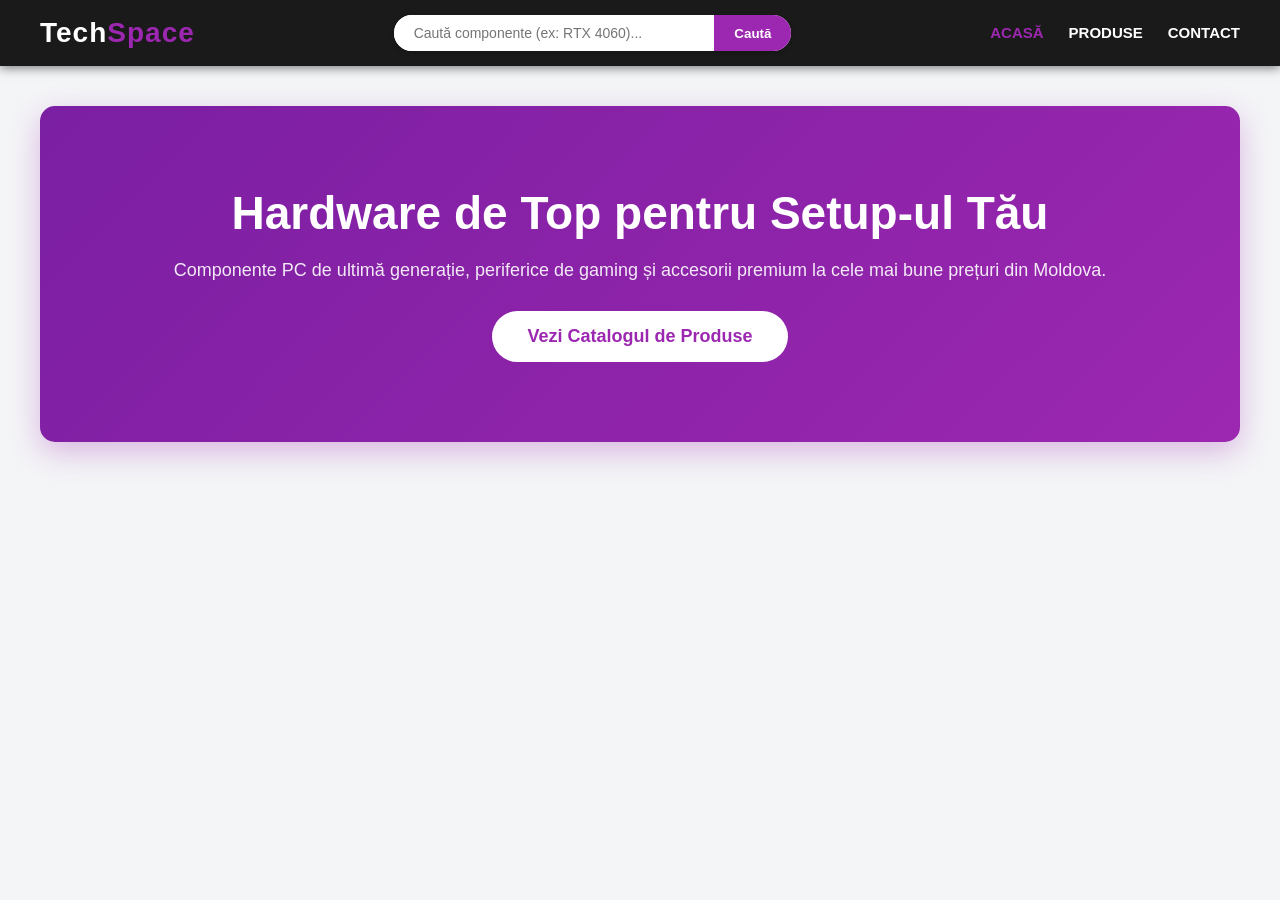
<file: index.html>
<!DOCTYPE html>
<html lang="ro">
<head>
    <meta charset="UTF-8">
    <title>TechSpace - Magazin PC</title>
    <link rel="stylesheet" href="CSS/style.css">

</head>
<body>

    <div class="header">
        <div class="titlu-site">Tech<span>Space</span></div>
        <div class="bara-cautare">
            <input type="text" placeholder="Caută componente (ex: RTX 4060)...">
            <button type="button">Caută</button>
        </div>
        <ul class="meniu-lista">
            <li><a href="index.html" style="color: #9c27b0;">Acasă</a></li>
            <li><a href="produse.html">Produse</a></li>
            <li><a href="contact.html">Contact</a></li>
        </ul>
    </div>

    <div class="hero">
        <h1>Hardware de Top pentru Setup-ul Tău</h1>
        <p>Componente PC de ultimă generație, periferice de gaming și accesorii premium la cele mai bune prețuri din Moldova.</p>
        <a href="produse.html" class="btn-hero">Vezi Catalogul de Produse</a>
    </div>
    
    <script src="JS/script.js"></script>
</body>
</html>
</file>
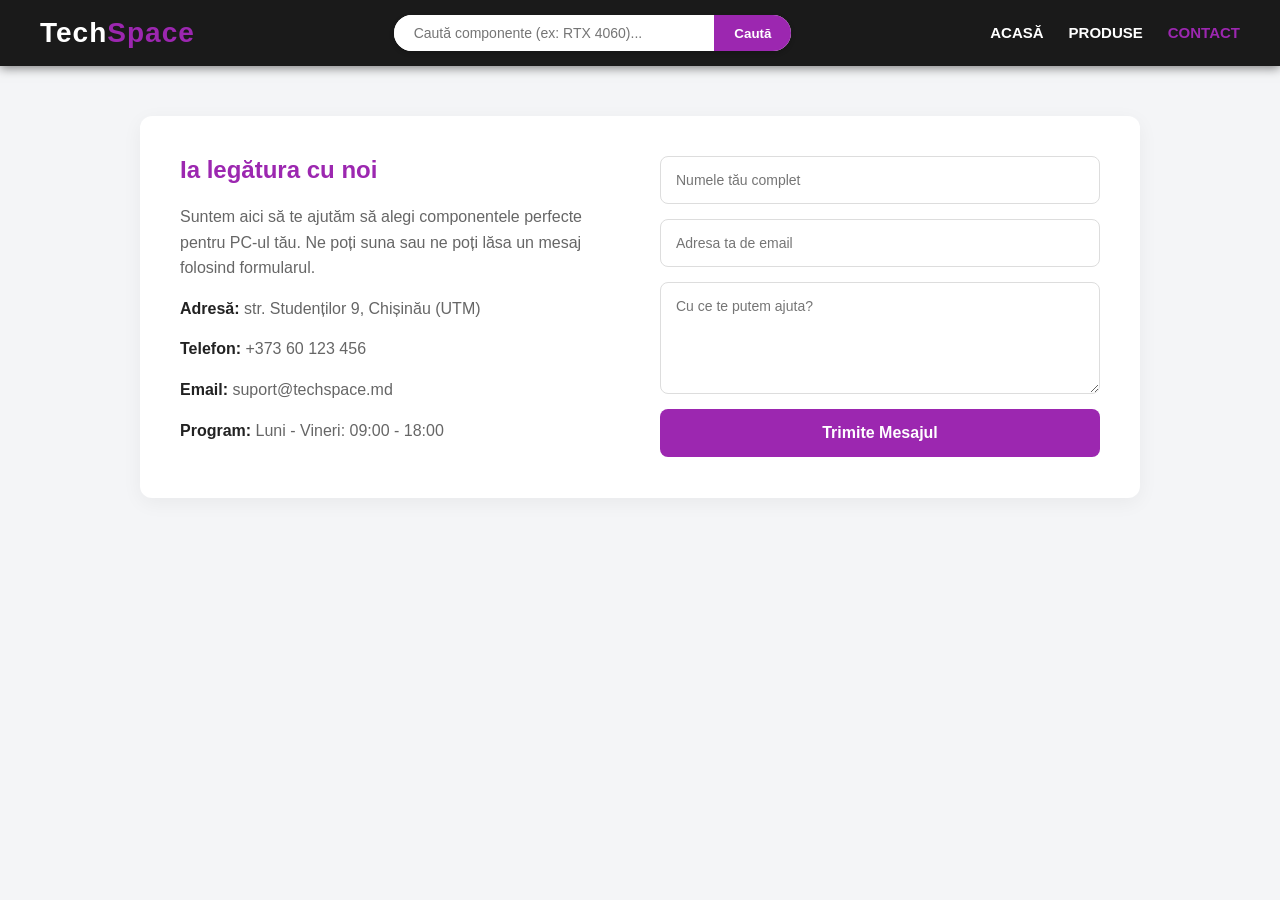
<file: contact.html>
<!DOCTYPE html>
<html lang="ro">
<head>
    <meta charset="UTF-8">
    <title>Contact - TechSpace</title>
    <link rel="stylesheet" href="CSS/style.css">

</head>
<body>

    <div class="header">
        <div class="titlu-site">Tech<span>Space</span></div>
        <div class="bara-cautare">
            <input type="text" placeholder="Caută componente (ex: RTX 4060)...">
            <button type="button">Caută</button>
        </div>
        <ul class="meniu-lista">
            <li><a href="index.html">Acasă</a></li>
            <li><a href="produse.html">Produse</a></li>
            <li><a href="contact.html" style="color: #9c27b0;">Contact</a></li>
        </ul>
    </div>

    <div class="contact-container">
        <div class="contact-info">
            <h2>Ia legătura cu noi</h2>
            <p>Suntem aici să te ajutăm să alegi componentele perfecte pentru PC-ul tău. Ne poți suna sau ne poți lăsa un mesaj folosind formularul.</p>
            <p><b>Adresă:</b> str. Studenților 9, Chișinău (UTM)</p>
            <p><b>Telefon:</b> +373 60 123 456</p>
            <p><b>Email:</b> suport@techspace.md</p>
            <p><b>Program:</b> Luni - Vineri: 09:00 - 18:00</p>
        </div>
        
        <form class="contact-form" action="procesare_contact.php" method="POST" id="formular-contact">
            <input type="text" name="nume" id="nume" placeholder="Numele tău complet">
            <input type="email" name="email" id="email" placeholder="Adresa ta de email">
            <textarea name="mesaj" id="mesaj" rows="5" placeholder="Cu ce te putem ajuta?"></textarea>
            <button type="submit" class="btn-adauga" style="padding: 15px; font-size: 16px;">Trimite Mesajul</button>
        </form>
        
        <div id="mesaj-eroare" style="color: red; margin-top: 10px; font-weight: bold; display: none;"></div>
    </div>
<script src="JS/script.js"></script>

</body>
</html>
</file>
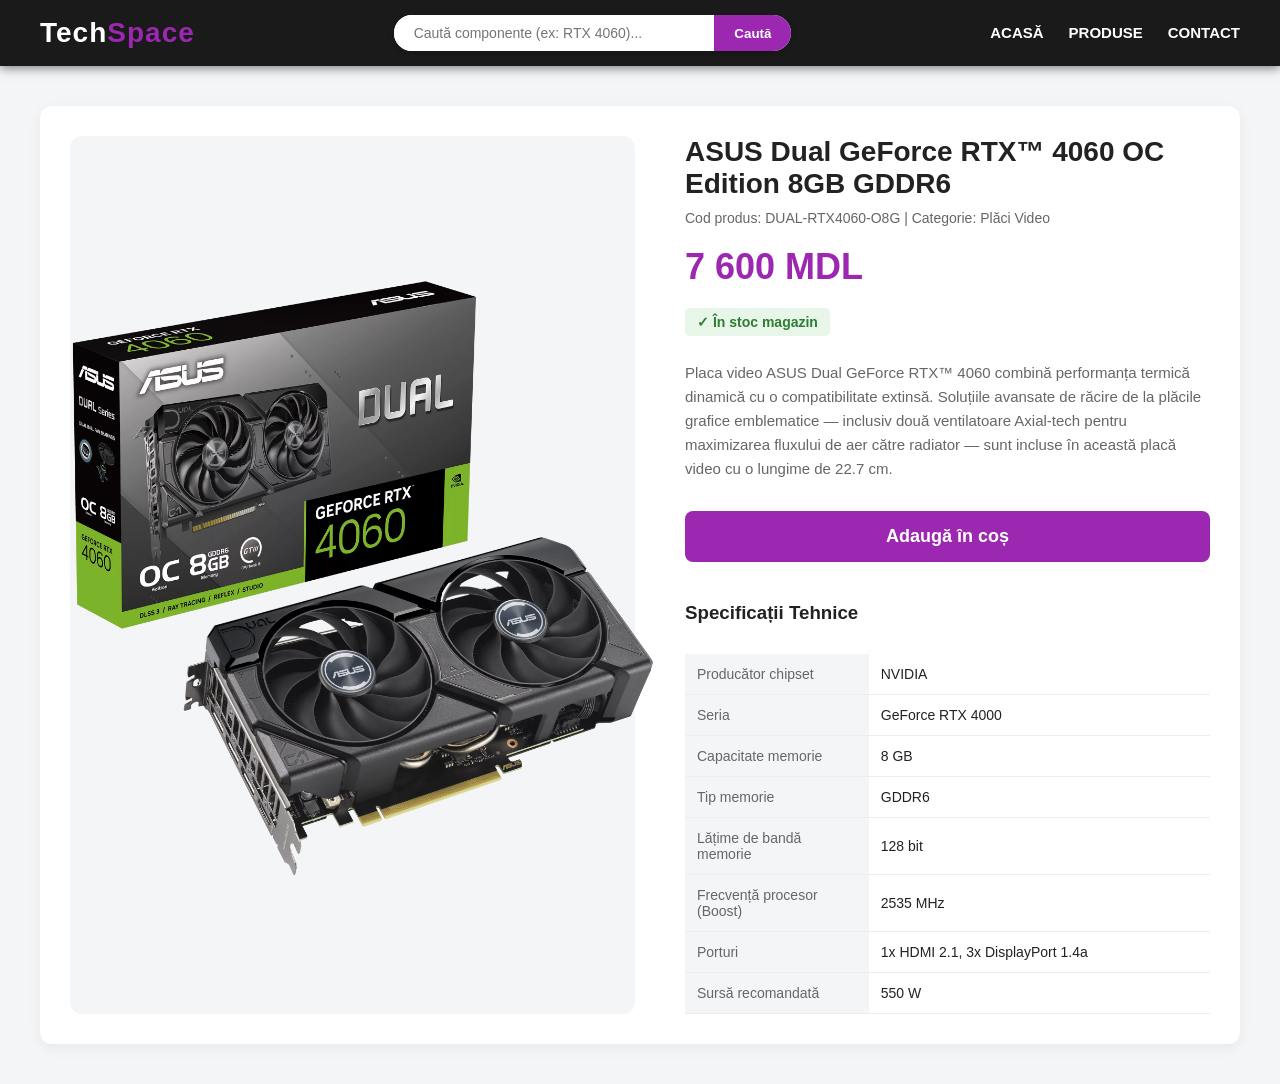
<file: produs.html>
<!DOCTYPE html>
<html lang="ro">
<head>
    <meta charset="UTF-8">
    <title>ASUS RTX 4060 - TechSpace</title>
    <link rel="stylesheet" href="CSS/style.css">
    <script src="JS/script.js"></script>
</head>
<body>

    <div class="header">
            <div class="titlu-site">Tech<span>Space</span></div>
            
            <div class="bara-cautare">
                <input type="text" placeholder="Caută componente (ex: RTX 4060)...">
                <button type="button">Caută</button>
            </div>

            <ul class="meniu-lista">
                <li><a href="index.html">Acasă</a></li>
                <li><a href="produse.html">Produse</a></li>
                <li><a href="contact.html">Contact</a></li>
            </ul>
        </div>

    <div class="container-detalii">
        
        <div class="galerie-imagini">
            <img src="Images/asus.jpg" alt="ASUS RTX 4060">
        </div>

        <div class="info-detaliata">
            <h1>ASUS Dual GeForce RTX™ 4060 OC Edition 8GB GDDR6</h1>
            <div class="cod-produs">Cod produs: DUAL-RTX4060-O8G | Categorie: Plăci Video</div>
            
            <div class="pret-mare">7 600 MDL</div>
            <div class="stoc">✓ În stoc magazin</div>

            <p class="descriere-produs">
                Placa video ASUS Dual GeForce RTX™ 4060 combină performanța termică dinamică cu o compatibilitate extinsă. Soluțiile avansate de răcire de la plăcile grafice emblematice — inclusiv două ventilatoare Axial-tech pentru maximizarea fluxului de aer către radiator — sunt incluse în această placă video cu o lungime de 22.7 cm. 
            </p>

            <a href="#" class="buton-cumpara-mare">Adaugă în coș</a>

            <div style="margin-top: 40px;">
                <h3>Specificații Tehnice</h3>
                <table class="tabel-specificatii">
                    <tr>
                        <th>Producător chipset</th>
                        <td>NVIDIA</td>
                    </tr>
                    <tr>
                        <th>Seria</th>
                        <td>GeForce RTX 4000</td>
                    </tr>
                    <tr>
                        <th>Capacitate memorie</th>
                        <td>8 GB</td>
                    </tr>
                    <tr>
                        <th>Tip memorie</th>
                        <td>GDDR6</td>
                    </tr>
                    <tr>
                        <th>Lățime de bandă memorie</th>
                        <td>128 bit</td>
                    </tr>
                    <tr>
                        <th>Frecvență procesor (Boost)</th>
                        <td>2535 MHz</td>
                    </tr>
                    <tr>
                        <th>Porturi</th>
                        <td>1x HDMI 2.1, 3x DisplayPort 1.4a</td>
                    </tr>
                    <tr>
                        <th>Sursă recomandată</th>
                        <td>550 W</td>
                    </tr>
                </table>
            </div>
            
        </div>
    </div>
<script src="JS/script.js"></script>
</body>
</html>
</file>
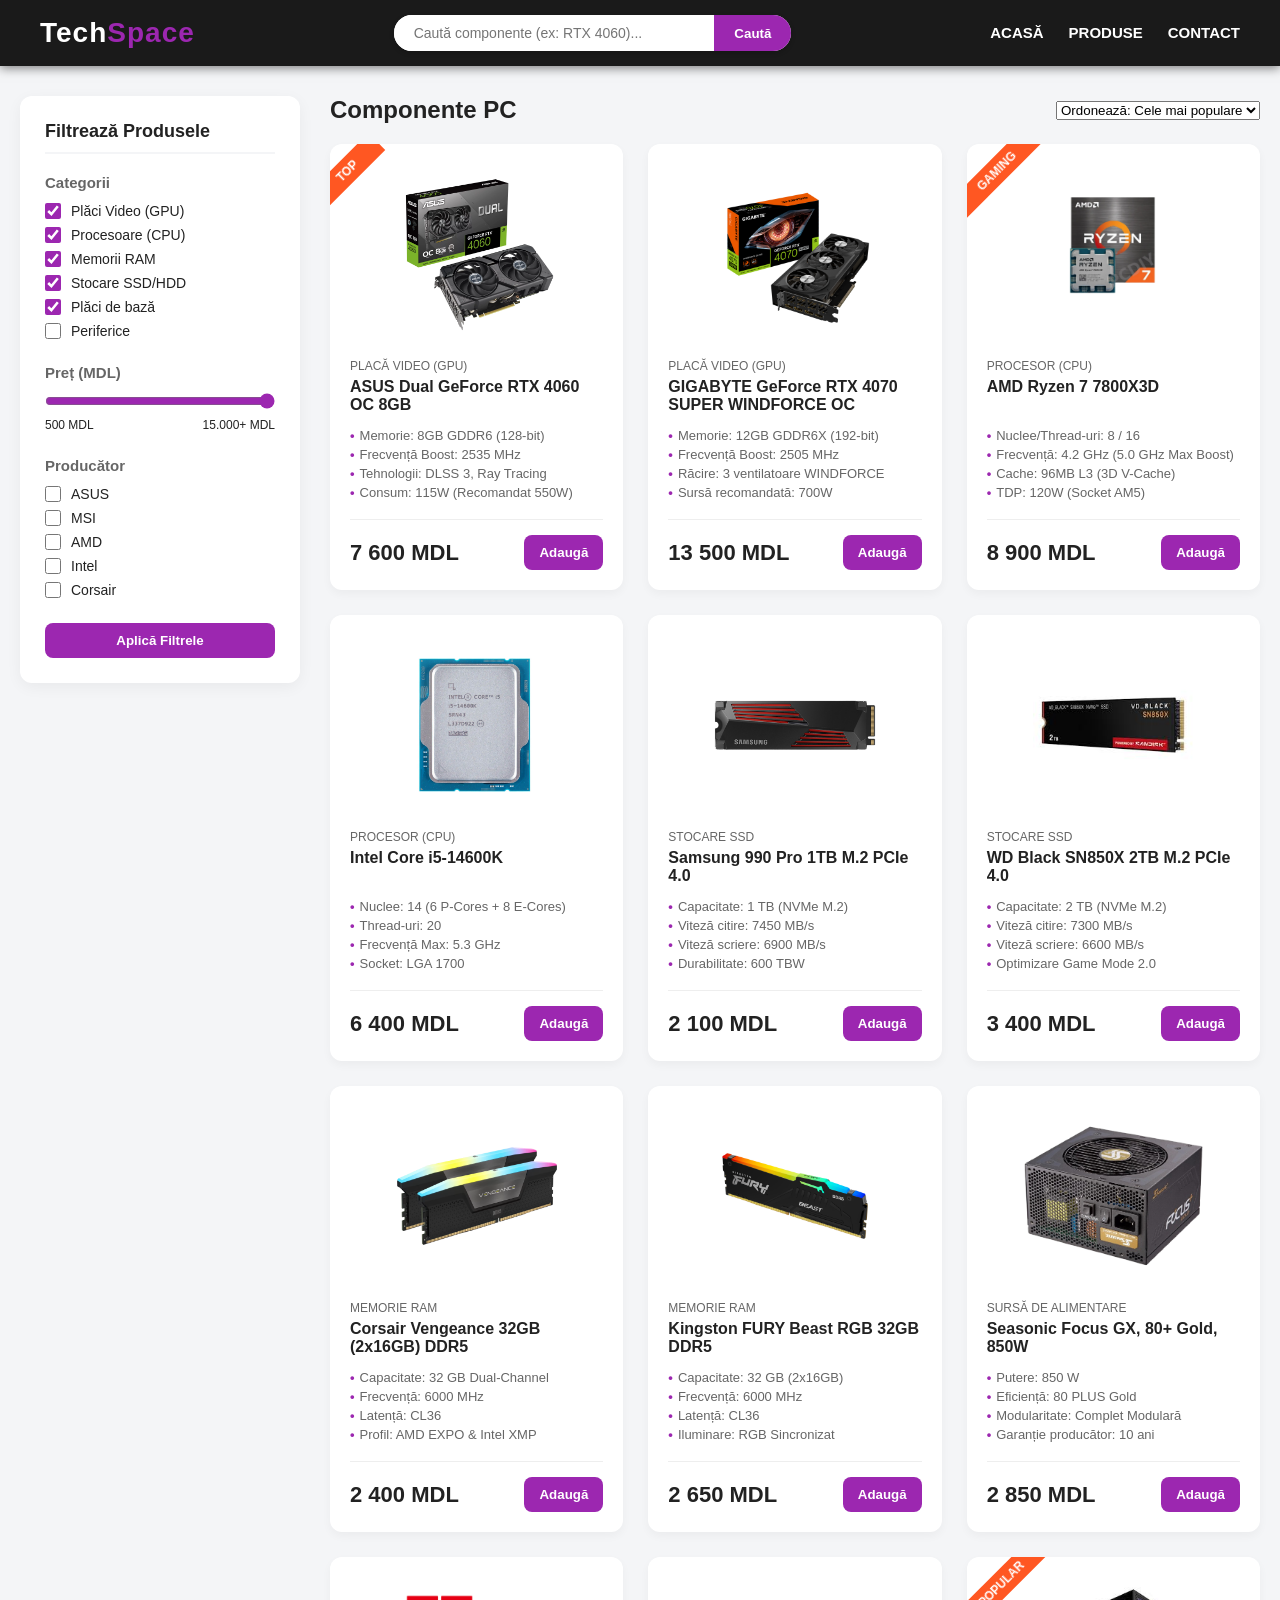
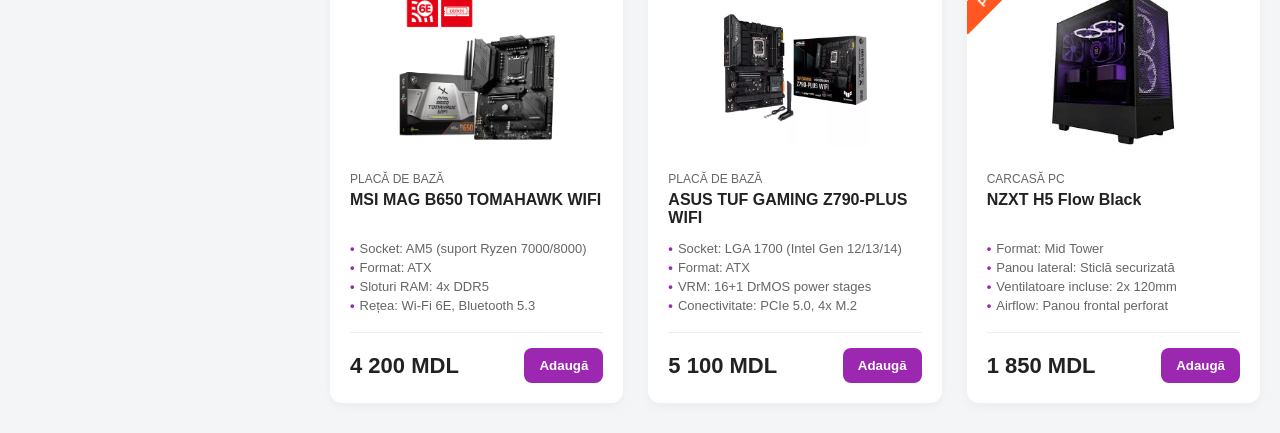
<file: produse.html>
<!DOCTYPE html>
<html lang="ro">
<head>
    <meta charset="UTF-8">
    <title>Produse TechSpace - Magazin PC</title>
    <link rel="stylesheet" href="CSS/style.css">
</head>
<body>

    <div class="header">
            <div class="titlu-site">Tech<span>Space</span></div>
            
            <div class="bara-cautare">
                <input type="text" placeholder="Caută componente (ex: RTX 4060)...">
                <button type="button">Caută</button>
            </div>

            <ul class="meniu-lista">
                <li><a href="index.html">Acasă</a></li>
                <li><a href="produse.html">Produse</a></li>
                <li><a href="contact.html">Contact</a></li>
            </ul>
        </div>

    <div class="container-magazin">
        
        <aside class="sidebar-filtre">
            <h3>Filtrează Produsele</h3>
            
            <div class="grup-filtru">
                <h4>Categorii</h4>
                <label class="optiune-filtru"><input type="checkbox" checked> Plăci Video (GPU)</label>
                <label class="optiune-filtru"><input type="checkbox" checked> Procesoare (CPU)</label>
                <label class="optiune-filtru"><input type="checkbox" checked> Memorii RAM</label>
                <label class="optiune-filtru"><input type="checkbox" checked> Stocare SSD/HDD</label>
                <label class="optiune-filtru"><input type="checkbox" checked> Plăci de bază</label>
                <label class="optiune-filtru"><input type="checkbox"> Periferice</label>
            </div>

            <div class="grup-filtru">
                <h4>Preț (MDL)</h4>
                <input type="range" min="500" max="15000" value="15000">
                <div style="display: flex; justify-content: space-between; font-size: 12px; margin-top: 5px;">
                    <span>500 MDL</span>
                    <span>15.000+ MDL</span>
                </div>
            </div>

            <div class="grup-filtru">
                <h4>Producător</h4>
                <label class="optiune-filtru"><input type="checkbox"> ASUS</label>
                <label class="optiune-filtru"><input type="checkbox"> MSI</label>
                <label class="optiune-filtru"><input type="checkbox"> AMD</label>
                <label class="optiune-filtru"><input type="checkbox"> Intel</label>
                <label class="optiune-filtru"><input type="checkbox"> Corsair</label>
            </div>
            
            <button class="btn-adauga" style="width: 100%;">Aplică Filtrele</button>
        </aside>

        <main class="zona-produse">
            <div class="header-rezultate">
                <h2>Componente PC</h2>
                <select class="custom-select">
                    <option id="op1">Ordonează: Cele mai populare</option>
                    <option id="op2">Preț: Crescător</option>
                    <option id="op3">Preț: Descrescător</option>
                </select>
            </div>

            <div class="grid-produse">
                
                <div class="card-produs">
                    <div class="badge-nou">TOP</div>
                    
                    <a href="produs.html" class="imagine-produs">
                        <img src="Images/asus.jpg" alt="ASUS RTX 4060">
                    </a>
                    
                    <div class="categorie-text">Placă Video (GPU)</div>
                    
                    <a href="produs.html" style="text-decoration: none; color: inherit;">
                        <div class="titlu-produs">ASUS Dual GeForce RTX 4060 OC 8GB</div>
                    </a>
                    
                    <ul class="specificatii-lista">
                        <li>Memorie: 8GB GDDR6 (128-bit)</li>
                        <li>Frecvență Boost: 2535 MHz</li>
                        <li>Tehnologii: DLSS 3, Ray Tracing</li>
                        <li>Consum: 115W (Recomandat 550W)</li>
                    </ul>
                    <div class="pret-container">
                        <div class="pret">7 600 MDL</div>
                        <button class="btn-adauga">Adaugă</button>
                    </div>
                </div>

                <div class="card-produs">
                    <div class="imagine-produs"><img src="Images/rtx4070.png" alt="Gigabyte RTX 4070 Super"></div>
                    <div class="categorie-text">Placă Video (GPU)</div>
                    <div class="titlu-produs">GIGABYTE GeForce RTX 4070 SUPER WINDFORCE OC</div>
                    <ul class="specificatii-lista">
                        <li>Memorie: 12GB GDDR6X (192-bit)</li>
                        <li>Frecvență Boost: 2505 MHz</li>
                        <li>Răcire: 3 ventilatoare WINDFORCE</li>
                        <li>Sursă recomandată: 700W</li>
                    </ul>
                    <div class="pret-container">
                        <div class="pret">13 500 MDL</div>
                        <button class="btn-adauga">Adaugă</button>
                    </div>
                </div>

                <div class="card-produs">
                    <div class="badge-nou">GAMING</div>
                    <div class="imagine-produs"><img src="Images/amdryzen.png" alt="AMD Ryzen 7 7800X3D"></div>
                    <div class="categorie-text">Procesor (CPU)</div>
                    <div class="titlu-produs">AMD Ryzen 7 7800X3D</div>
                    <ul class="specificatii-lista">
                        <li>Nuclee/Thread-uri: 8 / 16</li>
                        <li>Frecvență: 4.2 GHz (5.0 GHz Max Boost)</li>
                        <li>Cache: 96MB L3 (3D V-Cache)</li>
                        <li>TDP: 120W (Socket AM5)</li>
                    </ul>
                    <div class="pret-container">
                        <div class="pret">8 900 MDL</div>
                        <button class="btn-adauga">Adaugă</button>
                    </div>
                </div>

                <div class="card-produs">
                    <div class="imagine-produs"><img src="Images/inteli5.jpg" alt="Intel i5-14600K"></div>
                    <div class="categorie-text">Procesor (CPU)</div>
                    <div class="titlu-produs">Intel Core i5-14600K</div>
                    <ul class="specificatii-lista">
                        <li>Nuclee: 14 (6 P-Cores + 8 E-Cores)</li>
                        <li>Thread-uri: 20</li>
                        <li>Frecvență Max: 5.3 GHz</li>
                        <li>Socket: LGA 1700</li>
                    </ul>
                    <div class="pret-container">
                        <div class="pret">6 400 MDL</div>
                        <button class="btn-adauga">Adaugă</button>
                    </div>
                </div>

                <div class="card-produs">
                    <div class="imagine-produs"><img src="Images/ssdsams.png" alt="Samsung 990 Pro"></div>
                    <div class="categorie-text">Stocare SSD</div>
                    <div class="titlu-produs">Samsung 990 Pro 1TB M.2 PCIe 4.0</div>
                    <ul class="specificatii-lista">
                        <li>Capacitate: 1 TB (NVMe M.2)</li>
                        <li>Viteză citire: 7450 MB/s</li>
                        <li>Viteză scriere: 6900 MB/s</li>
                        <li>Durabilitate: 600 TBW</li>
                    </ul>
                    <div class="pret-container">
                        <div class="pret">2 100 MDL</div>
                        <button class="btn-adauga">Adaugă</button>
                    </div>
                </div>

                <div class="card-produs">
                    <div class="imagine-produs"><img src="Images/2tbssd.jpg" alt="WD Black SN850X"></div>
                    <div class="categorie-text">Stocare SSD</div>
                    <div class="titlu-produs">WD Black SN850X 2TB M.2 PCIe 4.0</div>
                    <ul class="specificatii-lista">
                        <li>Capacitate: 2 TB (NVMe M.2)</li>
                        <li>Viteză citire: 7300 MB/s</li>
                        <li>Viteză scriere: 6600 MB/s</li>
                        <li>Optimizare Game Mode 2.0</li>
                    </ul>
                    <div class="pret-container">
                        <div class="pret">3 400 MDL</div>
                        <button class="btn-adauga">Adaugă</button>
                    </div>
                </div>

                <div class="card-produs">
                    <div class="imagine-produs"><img src="Images/corsair.png" alt="Corsair DDR5"></div>
                    <div class="categorie-text">Memorie RAM</div>
                    <div class="titlu-produs">Corsair Vengeance 32GB (2x16GB) DDR5</div>
                    <ul class="specificatii-lista">
                        <li>Capacitate: 32 GB Dual-Channel</li>
                        <li>Frecvență: 6000 MHz</li>
                        <li>Latență: CL36</li>
                        <li>Profil: AMD EXPO & Intel XMP</li>
                    </ul>
                    <div class="pret-container">
                        <div class="pret">2 400 MDL</div>
                        <button class="btn-adauga">Adaugă</button>
                    </div>
                </div>

                <div class="card-produs">
                    <div class="imagine-produs"><img src="Images/kingstonRAM.jpg" alt="Kingston FURY"></div>
                    <div class="categorie-text">Memorie RAM</div>
                    <div class="titlu-produs">Kingston FURY Beast RGB 32GB DDR5</div>
                    <ul class="specificatii-lista">
                        <li>Capacitate: 32 GB (2x16GB)</li>
                        <li>Frecvență: 6000 MHz</li>
                        <li>Latență: CL36</li>
                        <li>Iluminare: RGB Sincronizat</li>
                    </ul>
                    <div class="pret-container">
                        <div class="pret">2 650 MDL</div>
                        <button class="btn-adauga">Adaugă</button>
                    </div>
                </div>

                <div class="card-produs">
                    <div class="imagine-produs"><img src="Images/powersupply.png" alt="Seasonic 850W"></div>
                    <div class="categorie-text">Sursă de alimentare</div>
                    <div class="titlu-produs">Seasonic Focus GX, 80+ Gold, 850W</div>
                    <ul class="specificatii-lista">
                        <li>Putere: 850 W</li>
                        <li>Eficiență: 80 PLUS Gold</li>
                        <li>Modularitate: Complet Modulară</li>
                        <li>Garanție producător: 10 ani</li>
                    </ul>
                    <div class="pret-container">
                        <div class="pret">2 850 MDL</div>
                        <button class="btn-adauga">Adaugă</button>
                    </div>
                </div>

                <div class="card-produs">
                    <div class="imagine-produs"><img src="Images/mate.png" alt="MSI Tomahawk"></div>
                    <div class="categorie-text">Placă de bază</div>
                    <div class="titlu-produs">MSI MAG B650 TOMAHAWK WIFI</div>
                    <ul class="specificatii-lista">
                        <li>Socket: AM5 (suport Ryzen 7000/8000)</li>
                        <li>Format: ATX</li>
                        <li>Sloturi RAM: 4x DDR5</li>
                        <li>Rețea: Wi-Fi 6E, Bluetooth 5.3</li>
                    </ul>
                    <div class="pret-container">
                        <div class="pret">4 200 MDL</div>
                        <button class="btn-adauga">Adaugă</button>
                    </div>
                </div>

                <div class="card-produs">
                    <div class="imagine-produs"><img src="Images/asusmate.jpg" alt="ASUS TUF Z790"></div>
                    <div class="categorie-text">Placă de bază</div>
                    <div class="titlu-produs">ASUS TUF GAMING Z790-PLUS WIFI</div>
                    <ul class="specificatii-lista">
                        <li>Socket: LGA 1700 (Intel Gen 12/13/14)</li>
                        <li>Format: ATX</li>
                        <li>VRM: 16+1 DrMOS power stages</li>
                        <li>Conectivitate: PCIe 5.0, 4x M.2</li>
                    </ul>
                    <div class="pret-container">
                        <div class="pret">5 100 MDL</div>
                        <button class="btn-adauga">Adaugă</button>
                    </div>
                </div>

                <div class="card-produs">
                    <div class="badge-nou">POPULAR</div>
                    <div class="imagine-produs"><img src="Images/case.jpg" alt="NZXT H5 Flow"></div>
                    <div class="categorie-text">Carcasă PC</div>
                    <div class="titlu-produs">NZXT H5 Flow Black</div>
                    <ul class="specificatii-lista">
                        <li>Format: Mid Tower</li>
                        <li>Panou lateral: Sticlă securizată</li>
                        <li>Ventilatoare incluse: 2x 120mm</li>
                        <li>Airflow: Panou frontal perforat</li>
                    </ul>
                    <div class="pret-container">
                        <div class="pret">1 850 MDL</div>
                        <button class="btn-adauga">Adaugă</button>
                    </div>
                </div>

            </div>
        </main>
    </div>
    <script>
document.addEventListener('DOMContentLoaded', () => {
    // --- 1. LIVE SEARCH BARA DE CĂUTARE ---
    const produseDB = [
        { id: 'rtx4060', titlu: 'ASUS Dual GeForce RTX 4060 OC 8GB', pret: '7 600 MDL', img: 'Images/asus.jpg' },
        { id: 'rtx4070', titlu: 'GIGABYTE GeForce RTX 4070 SUPER', pret: '13 500 MDL', img: 'Images/rtx4070.png' },
        { id: 'ryzen7', titlu: 'AMD Ryzen 7 7800X3D', pret: '8 900 MDL', img: 'Images/amdryzen.png' },
        { id: 'i5', titlu: 'Intel Core i5-14600K', pret: '6 400 MDL', img: 'Images/inteli5.jpg' },
        { id: 'ssd1', titlu: 'Samsung 990 Pro 1TB M.2', pret: '2 100 MDL', img: 'Images/ssdsams.png' },
        { id: 'ssd2', titlu: 'WD Black SN850X 2TB M.2', pret: '3 400 MDL', img: 'Images/2tbssd.jpg' },
        { id: 'ram1', titlu: 'Corsair Vengeance 32GB DDR5', pret: '2 400 MDL', img: 'Images/corsair.png' },
        { id: 'ram2', titlu: 'Kingston FURY Beast RGB 32GB', pret: '2 650 MDL', img: 'Images/kingstonRAM.jpg' },
        { id: 'sursa', titlu: 'Seasonic Focus GX, 850W', pret: '2 850 MDL', img: 'Images/powersupply.png' },
        { id: 'mb1', titlu: 'MSI MAG B650 TOMAHAWK WIFI', pret: '4 200 MDL', img: 'Images/mate.png' },
        { id: 'mb2', titlu: 'ASUS TUF GAMING Z790-PLUS', pret: '5 100 MDL', img: 'Images/asusmate.jpg' },
        { id: 'case', titlu: 'NZXT H5 Flow Black', pret: '1 850 MDL', img: 'Images/case.jpg' }
    ];

    const searchInput = document.querySelector('.bara-cautare input');
    const searchContainer = document.querySelector('.bara-cautare');

    if (searchInput && searchContainer) {
        searchContainer.style.position = 'relative'; // Fortam CSS-ul necesar din JS
        
        let dropdown = document.createElement('div');
        // Adaugam stilurile direct aici ca sa nu depinzi de fisierul CSS
        dropdown.style.cssText = 'position: absolute; top: 100%; left: 0; right: 0; background: white; border: 1px solid #ccc; border-radius: 4px; max-height: 250px; overflow-y: auto; z-index: 9999; display: none; flex-direction: column; box-shadow: 0 4px 6px rgba(0,0,0,0.1); margin-top: 5px;';
        searchContainer.appendChild(dropdown);

        searchInput.addEventListener('input', (e) => {
            const query = e.target.value.toLowerCase().trim();
            dropdown.innerHTML = '';

            if (query.length > 0) {
                const filtered = produseDB.filter(p => p.titlu.toLowerCase().includes(query));
                if (filtered.length > 0) {
                    dropdown.style.display = 'flex';
                    filtered.forEach(prod => {
                        const a = document.createElement('a');
                        a.href = `produs.html?id=${prod.id}`;
                        a.style.cssText = 'padding: 10px; border-bottom: 1px solid #eee; display: flex; align-items: center; gap: 10px; text-decoration: none; color: black; cursor: pointer;';
                        a.innerHTML = `
                            <img src="${prod.img}" alt="img" style="width: 40px; height: 40px; object-fit: contain;">
                            <div>
                                <div style="font-weight: bold; font-size: 14px;">${prod.titlu}</div>
                                <div style="color: #9c27b0; font-size: 12px;">${prod.pret}</div>
                            </div>
                        `;
                        a.onmouseover = () => a.style.backgroundColor = '#f4f5f7';
                        a.onmouseout = () => a.style.backgroundColor = 'white';
                        dropdown.appendChild(a);
                    });
                } else {
                    dropdown.style.display = 'none';
                }
            } else {
                dropdown.style.display = 'none';
            }
        });

        document.addEventListener('click', (e) => {
            if (!searchContainer.contains(e.target)) dropdown.style.display = 'none';
        });
    }

    // --- 2. UPDATE TEXT SLIDER PREȚ ---
    const priceInput = document.querySelector('.grup-filtru input[type="range"]');
    const priceDisplay = document.querySelector('.grup-filtru div span:last-child');
    if (priceInput && priceDisplay) {
        priceInput.addEventListener('input', (e) => {
            priceDisplay.innerText = `${e.target.value} MDL`;
        });
    }

    // --- 3. FUNCȚIONALITATE APLICĂ FILTRE ---
    const btnFiltre = document.querySelector('.sidebar-filtre .btn-adauga');
    if (btnFiltre) {
        btnFiltre.addEventListener('click', (e) => {
            e.preventDefault();
            const maxPrice = parseInt(priceInput.value);
            const checkboxes = document.querySelectorAll('.grup-filtru:nth-child(2) input[type="checkbox"]:checked');
            const selectedCategories = Array.from(checkboxes).map(cb => cb.parentElement.innerText.trim().toLowerCase());
            
            const produse = document.querySelectorAll('.card-produs');
            produse.forEach(prod => {
                const pretVal = parseInt(prod.querySelector('.pret').innerText.replace(/\s/g, '').replace('MDL', ''));
                const categorie = prod.querySelector('.categorie-text').innerText.toLowerCase();
                
                const matchPrice = pretVal <= maxPrice;
                let matchCat = selectedCategories.length === 0;

                selectedCategories.forEach(cat => {
                    if (cat.includes('video') && categorie.includes('video')) matchCat = true;
                    if (cat.includes('procesoare') && categorie.includes('procesor')) matchCat = true;
                    if (cat.includes('ram') && categorie.includes('ram')) matchCat = true;
                    if (cat.includes('stocare') && categorie.includes('stocare')) matchCat = true;
                    if (cat.includes('bază') && categorie.includes('bază')) matchCat = true;
                });

                prod.style.display = (matchPrice && matchCat) ? 'block' : 'none';
            });
        });
    }

    // --- 4. ORDONARE PRODUSE ---
    const selectOrdonare = document.querySelector('.custom-select');
    const gridProduse = document.querySelector('.grid-produse');
    if (selectOrdonare && gridProduse) {
        const produseInitiale = Array.from(gridProduse.children);
        selectOrdonare.addEventListener('change', (e) => {
            const opt = e.target.value;
            let arr = Array.from(gridProduse.children);

            if (opt === 'Preț: Crescător') {
                arr.sort((a, b) => parseInt(a.querySelector('.pret').innerText.replace(/\s/g, '')) - parseInt(b.querySelector('.pret').innerText.replace(/\s/g, '')));
            } else if (opt === 'Preț: Descrescător') {
                arr.sort((a, b) => parseInt(b.querySelector('.pret').innerText.replace(/\s/g, '')) - parseInt(a.querySelector('.pret').innerText.replace(/\s/g, '')));
            } else {
                arr = [...produseInitiale];
            }
            gridProduse.innerHTML = '';
            arr.forEach(p => gridProduse.appendChild(p));
        });
    }
});
</script>

</body>
</html>
</file>
<file: CSS/style.css>
/* --- SETĂRI GENERALE ȘI VARIABILE --- */
:root {
    --mov-tech: #9c27b0;
    --mov-inchis: #7b1fa2;
    --fundal: #f4f5f7;
    --text-inchis: #222;
    --text-gri: #666;
    --alb: #ffffff;
}

* {
    margin: 0;
    padding: 0;
    box-sizing: border-box;
    font-family: 'Segoe UI', Tahoma, Geneva, Verdana, sans-serif;
}

body {
    background-color: var(--fundal);
    color: var(--text-inchis);
}

/* --- MENIU (STICKY) --- */
.header {
    background-color: #1a1a1a;
    padding: 15px 40px;
    display: flex;
    justify-content: space-between;
    align-items: center;
    position: sticky;
    top: 0;
    z-index: 1000;
    box-shadow: 0 2px 10px rgba(0,0,0,0.5);
}

.titlu-site {
    color: var(--alb);
    font-size: 28px;
    font-weight: 900;
    letter-spacing: 1px;
}

.titlu-site span { color: var(--mov-tech); }

.meniu-lista {
    list-style: none;
    display: flex;
    gap: 25px;
}

.meniu-lista a {
    color: var(--alb);
    text-decoration: none;
    font-weight: 600;
    font-size: 15px;
    text-transform: uppercase;
    transition: color 0.3s;
}

.meniu-lista a:hover { color: var(--mov-tech); }

/* --- LAYOUT MAGAZIN (SIDEBAR + PRODUSE) --- */
.container-magazin {
    display: flex;
    max-width: 1400px;
    margin: 30px auto;
    padding: 0 20px;
    gap: 30px;
}

/* --- SIDEBAR FILTRE --- */
.sidebar-filtre {
    width: 280px;
    background: var(--alb);
    padding: 25px;
    border-radius: 12px;
    box-shadow: 0 4px 15px rgba(0,0,0,0.05);
    height: fit-content;
    position: sticky;
    top: 90px; /* Rămâne pe ecran când dai scroll */
}

.sidebar-filtre h3 {
    margin-bottom: 20px;
    font-size: 18px;
    border-bottom: 2px solid var(--fundal);
    padding-bottom: 10px;
}

.grup-filtru {
    margin-bottom: 25px;
}

.grup-filtru h4 {
    margin-bottom: 12px;
    font-size: 15px;
    color: var(--text-gri);
}

.optiune-filtru {
    display: flex;
    align-items: center;
    gap: 10px;
    margin-bottom: 8px;
    font-size: 14px;
    cursor: pointer;
}

/* Stil personalizat pentru checkbox */
input[type="checkbox"] { accent-color: var(--mov-tech); width: 16px; height: 16px; }
input[type="range"] { width: 100%; accent-color: var(--mov-tech); }

/* --- ZONA PRODUSE (GRID) --- */
.zona-produse {
    flex: 1;
}

.header-rezultate {
    display: flex;
    justify-content: space-between;
    margin-bottom: 20px;
    align-items: center;
}

.grid-produse {
    display: grid;
    grid-template-columns: repeat(auto-fill, minmax(280px, 1fr));
    gap: 25px;
}

/* --- CARD PRODUS (DETALIAT) --- */
.card-produs {
    background: var(--alb);
    border-radius: 12px;
    padding: 20px;
    box-shadow: 0 4px 10px rgba(0,0,0,0.04);
    transition: all 0.3s ease;
    display: flex;
    flex-direction: column;
    position: relative;
    overflow: hidden;
}

.card-produs:hover {
    transform: translateY(-8px);
    box-shadow: 0 12px 25px rgba(156, 39, 176, 0.15);
}

.badge-nou {
    position: absolute;
    top: 15px;
    left: -25px;
    background: #ff5722;
    color: white;
    padding: 5px 30px;
    font-size: 12px;
    font-weight: bold;
    transform: rotate(-45deg);
}

.imagine-produs {
    text-align: center;
    margin-bottom: 15px;
    height: 180px;
    display: flex;
    align-items: center;
    justify-content: center;
}

.imagine-produs img {
    max-width: 100%;
    max-height: 160px;
    object-fit: contain;
    transition: transform 0.3s ease;
}

.card-produs:hover .imagine-produs img {
    transform: scale(1.1); /* Efect de zoom pe imagine */
}

.categorie-text {
    font-size: 12px;
    color: var(--text-gri);
    text-transform: uppercase;
    margin-bottom: 5px;
}

.titlu-produs {
    font-size: 16px;
    font-weight: 700;
    margin-bottom: 10px;
    height: 40px; /* Aliniază cardurile */
}

.specificatii-lista {
    list-style: none;
    font-size: 13px;
    color: var(--text-gri);
    margin-bottom: 15px;
    flex-grow: 1;
}

.specificatii-lista li {
    margin-bottom: 4px;
    display: flex;
    align-items: center;
}
.specificatii-lista li::before {
    content: '•';
    color: var(--mov-tech);
    font-weight: bold;
    margin-right: 5px;
}

.pret-container {
    display: flex;
    justify-content: space-between;
    align-items: center;
    margin-top: auto;
    border-top: 1px solid #eee;
    padding-top: 15px;
}

.pret {
    font-size: 22px;
    font-weight: 800;
    color: var(--text-inchis);
}

.btn-adauga {
    background-color: var(--mov-tech);
    color: var(--alb);
    border: none;
    padding: 10px 15px;
    border-radius: 8px;
    font-weight: bold;
    cursor: pointer;
    transition: background 0.3s;
}

.btn-adauga:hover { background-color: var(--mov-inchis); }

/* --- PAGINA DETALII PRODUS --- */
.container-detalii {
    max-width: 1200px;
    margin: 40px auto;
    padding: 30px;
    background: var(--alb);
    border-radius: 12px;
    box-shadow: 0 4px 15px rgba(0,0,0,0.05);
    display: flex;
    gap: 50px;
    flex-wrap: wrap;
}

.galerie-imagini {
    flex: 1;
    min-width: 300px;
    text-align: center;
    display: flex;
    align-items: center;
    justify-content: center;
    background: var(--fundal);
    border-radius: 12px;
    padding: 20px;
}

.galerie-imagini img {
    max-width: 100%;
    transform: scale(1.2); /* Facem imaginea mai mare aici */
}

.info-detaliata {
    flex: 1;
    min-width: 350px;
}

.info-detaliata h1 {
    font-size: 28px;
    margin-bottom: 10px;
    color: var(--text-inchis);
}

.cod-produs {
    color: var(--text-gri);
    font-size: 14px;
    margin-bottom: 20px;
}

.pret-mare {
    font-size: 36px;
    color: var(--mov-tech);
    font-weight: 900;
    margin: 20px 0;
}

.stoc {
    color: #2e7d32;
    font-weight: bold;
    font-size: 14px;
    display: inline-block;
    padding: 6px 12px;
    background: #e8f5e9;
    border-radius: 5px;
    margin-bottom: 25px;
}

.descriere-produs {
    line-height: 1.6;
    color: var(--text-gri);
    margin-bottom: 30px;
    font-size: 15px;
}

.buton-cumpara-mare {
    background-color: var(--mov-tech);
    color: var(--alb);
    border: none;
    padding: 15px 0;
    font-size: 18px;
    font-weight: bold;
    border-radius: 8px;
    cursor: pointer;
    width: 100%;
    transition: background 0.3s;
    text-align: center;
    display: inline-block;
    text-decoration: none;
}

.buton-cumpara-mare:hover {
    background-color: var(--mov-inchis);
}

.tabel-specificatii {
    width: 100%;
    border-collapse: collapse;
    margin-top: 30px;
}

.tabel-specificatii h3 {
    margin-bottom: 15px;
    color: var(--text-inchis);
}

.tabel-specificatii th, .tabel-specificatii td {
    padding: 12px;
    border-bottom: 1px solid #eee;
    text-align: left;
    font-size: 14px;
}

.tabel-specificatii th {
    background-color: var(--fundal);
    width: 35%;
    color: var(--text-gri);
    font-weight: normal;
}

/* --- BARA DE CĂUTARE ÎN HEADER --- */
.bara-cautare {
    display: flex;
    flex: 0.5; /* Ocupă spațiu pe centrul ecranului */
    min-width: 300px;
    max-width: 500px;
    background: var(--alb);
    border-radius: 25px; /* Colțuri foarte rotunjite */
    overflow: hidden;
    box-shadow: 0 2px 5px rgba(0,0,0,0.2);
}

.bara-cautare input {
    flex: 1;
    padding: 10px 20px;
    border: none;
    outline: none; /* Scoate conturul standard de la browser */
    font-size: 14px;
    color: var(--text-inchis);
}

.bara-cautare button {
    background-color: var(--mov-tech);
    color: var(--alb);
    border: none;
    padding: 0 20px;
    cursor: pointer;
    font-weight: bold;
    transition: background 0.3s;
}

.bara-cautare button:hover {
    background-color: var(--mov-inchis);
}

/* --- PAGINA PRINCIPALĂ (HERO SECTION) --- */
.hero {
    background: linear-gradient(135deg, var(--mov-inchis), var(--mov-tech));
    color: var(--alb);
    text-align: center;
    padding: 80px 20px;
    border-radius: 15px;
    max-width: 1200px;
    margin: 40px auto;
    box-shadow: 0 10px 30px rgba(156, 39, 176, 0.3);
}

.hero h1 { font-size: 46px; margin-bottom: 20px; font-weight: 900; }
.hero p { font-size: 18px; margin-bottom: 30px; opacity: 0.9; }

.btn-hero {
    background: var(--alb);
    color: var(--mov-tech);
    padding: 15px 35px;
    text-decoration: none;
    font-size: 18px;
    font-weight: bold;
    border-radius: 30px;
    display: inline-block;
    transition: transform 0.3s, box-shadow 0.3s;
}

.btn-hero:hover {
    transform: translateY(-3px);
    box-shadow: 0 5px 15px rgba(255,255,255,0.3);
}

/* --- PAGINA CONTACT --- */
.contact-container {
    display: flex;
    max-width: 1000px;
    margin: 50px auto;
    background: var(--alb);
    padding: 40px;
    border-radius: 12px;
    box-shadow: 0 5px 20px rgba(0, 0, 0, 0.05);
    gap: 40px;
    flex-wrap: wrap;
}

.contact-info { flex: 1; min-width: 300px; }
.contact-info h2 { color: var(--mov-tech); margin-bottom: 20px; }
.contact-info p { margin-bottom: 15px; color: var(--text-gri); line-height: 1.6; }
.contact-info b { color: var(--text-inchis); }

.contact-form { flex: 1; min-width: 300px; display: flex; flex-direction: column; gap: 15px; }
.contact-form input, .contact-form textarea {
    width: 100%;
    padding: 15px;
    border: 1px solid #ddd;
    border-radius: 8px;
    outline: none;
    font-size: 14px;
    transition: border 0.3s;
}
.contact-form input:focus, .contact-form textarea:focus { border-color: var(--mov-tech); }

.bara-cautare { position: relative; }

.rezultate-cautare {
    position: absolute; top: 100%; left: 0; right: 0;
    background: white; border: 1px solid #ccc; border-radius: 4px;
    max-height: 250px; overflow-y: auto; z-index: 9999;
    display: none; flex-direction: column; box-shadow: 0 4px 6px rgba(0,0,0,0.1);
}

.rezultat-item {
    padding: 10px; border-bottom: 1px solid #eee; display: flex; 
    align-items: center; gap: 10px; text-decoration: none; color: black;
}

.rezultat-item:hover { background: #f4f5f7; }
</file>
